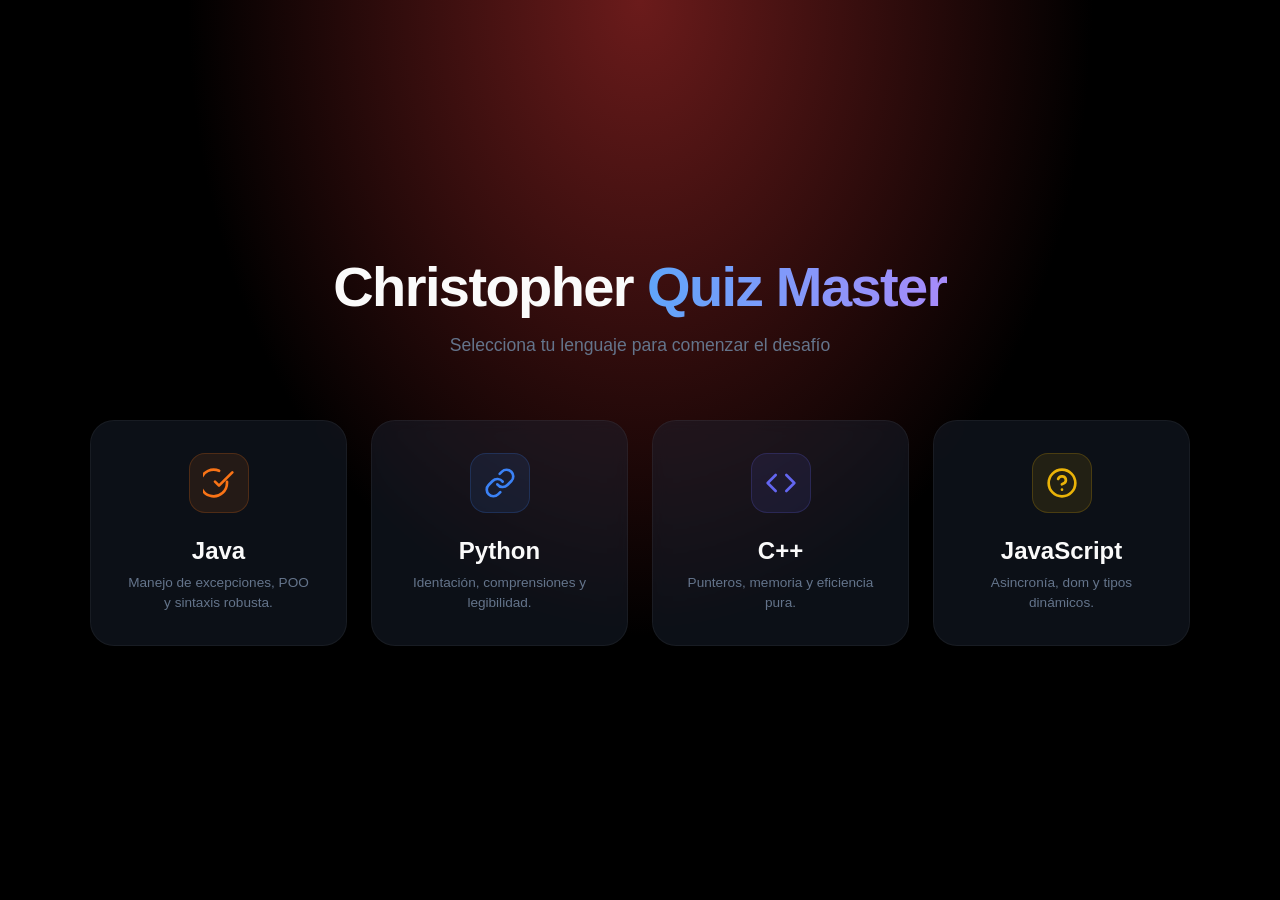
<file: Christopher/index.html>
<!DOCTYPE html>
<html lang="es">

<head>
    <meta charset="UTF-8" />
    <meta name="viewport" content="width=device-width, initial-scale=1.0" />
    <title>Quiz - Selector de Lenguaje</title>

    <!-- Estilos Vanilla -->
    <link rel="stylesheet" href="style.css">
</head>

<body>
    <div class="fondo-gradiente">
        <header style="text-align: center; margin-bottom: 4rem;">
            <h1 style="font-size: 3.5rem; letter-spacing: -0.1rem;">Christopher <span class="texto-degradado">Quiz
                    Master</span></h1>
            <p style="color: var(--color-slate-500); font-size: 1.1rem; margin-top: 1rem;">Selecciona tu lenguaje para
                comenzar el desafío</p>
        </header>

        <div class="grid-menu">
            <!-- Java -->
            <a href="java.html" class="tarjeta-cristal">
                <div
                    style="width: 60px; height: 60px; background: rgba(249, 115, 22, 0.1); color: #f97316; border-radius: 1rem; display: flex; align-items: center; justify-content: center; margin: 0 auto 1.5rem; border: 1px solid rgba(249, 115, 22, 0.2);">
                    <svg width="32" height="32" viewBox="0 0 24 24" fill="none" stroke="currentColor" stroke-width="2"
                        stroke-linecap="round" stroke-linejoin="round">
                        <path d="M18 11.08V12a10 10 0 1 1-5.93-9.14"></path>
                        <polyline points="22 4 12 14.01 9 11.01"></polyline>
                    </svg>
                </div>
                <h3 style="font-size: 1.5rem; margin-bottom: 0.5rem;">Java</h3>
                <p style="font-size: 0.85rem; color: var(--color-slate-500); line-height: 1.5;">Manejo de excepciones,
                    POO y sintaxis robusta.</p>
            </a>

            <!-- Python -->
            <a href="python.html" class="tarjeta-cristal">
                <div
                    style="width: 60px; height: 60px; background: rgba(59, 130, 246, 0.1); color: #3b82f6; border-radius: 1rem; display: flex; align-items: center; justify-content: center; margin: 0 auto 1.5rem; border: 1px solid rgba(59, 130, 246, 0.2);">
                    <svg width="32" height="32" viewBox="0 0 24 24" fill="none" stroke="currentColor" stroke-width="2"
                        stroke-linecap="round" stroke-linejoin="round">
                        <path d="M10 13a5 5 0 0 0 7.54.54l3-3a5 5 0 0 0-7.07-7.07l-1.72 1.71"></path>
                        <path d="M14 11a5 5 0 0 0-7.54-.54l-3 3a5 5 0 0 0 7.07 7.07l1.71-1.71"></path>
                    </svg>
                </div>
                <h3 style="font-size: 1.5rem; margin-bottom: 0.5rem;">Python</h3>
                <p style="font-size: 0.85rem; color: var(--color-slate-500); line-height: 1.5;">Identación,
                    comprensiones y legibilidad.</p>
            </a>

            <!-- C++ -->
            <a href="cpp.html" class="tarjeta-cristal">
                <div
                    style="width: 60px; height: 60px; background: rgba(99, 102, 241, 0.1); color: #6366f1; border-radius: 1rem; display: flex; align-items: center; justify-content: center; margin: 0 auto 1.5rem; border: 1px solid rgba(99, 102, 241, 0.2);">
                    <svg width="32" height="32" viewBox="0 0 24 24" fill="none" stroke="currentColor" stroke-width="2"
                        stroke-linecap="round" stroke-linejoin="round">
                        <polyline points="16 18 22 12 16 6"></polyline>
                        <polyline points="8 6 2 12 8 18"></polyline>
                    </svg>
                </div>
                <h3 style="font-size: 1.5rem; margin-bottom: 0.5rem;">C++</h3>
                <p style="font-size: 0.85rem; color: var(--color-slate-500); line-height: 1.5;">Punteros, memoria y
                    eficiencia pura.</p>
            </a>

            <!-- JavaScript -->
            <a href="javascript.html" class="tarjeta-cristal">
                <div
                    style="width: 60px; height: 60px; background: rgba(234, 179, 8, 0.1); color: #eab308; border-radius: 1rem; display: flex; align-items: center; justify-content: center; margin: 0 auto 1.5rem; border: 1px solid rgba(234, 179, 8, 0.2);">
                    <svg width="32" height="32" viewBox="0 0 24 24" fill="none" stroke="currentColor" stroke-width="2"
                        stroke-linecap="round" stroke-linejoin="round">
                        <circle cx="12" cy="12" r="10"></circle>
                        <path d="M9.09 9a3 3 0 0 1 5.83 1c0 2-3 3-3 3"></path>
                        <line x1="12" y1="17" x2="12.01" y2="17"></line>
                    </svg>
                </div>
                <h3 style="font-size: 1.5rem; margin-bottom: 0.5rem;">JavaScript</h3>
                <p style="font-size: 0.85rem; color: var(--color-slate-500); line-height: 1.5;">Asincronía, dom y tipos
                    dinámicos.</p>
            </a>
        </div>
    </div>
</body>

</html>
</file>
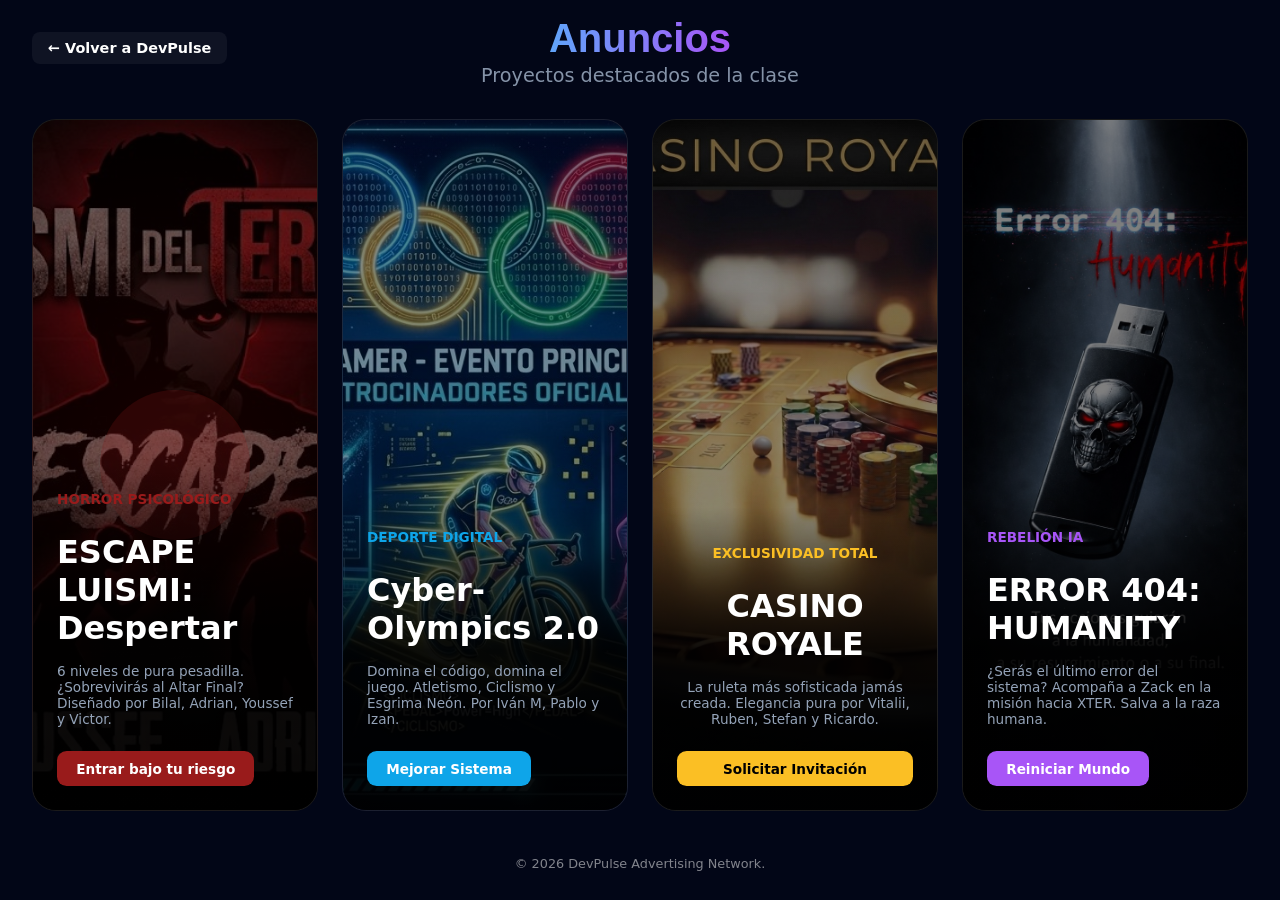
<file: ads.html>
<!DOCTYPE html>
<html lang="es">

<head>
    <meta charset="UTF-8">
    <meta name="viewport" content="width=device-width, initial-scale=1.0">
    <title>DevPulse - Marketplace de Innovación</title>
    <link rel="stylesheet" href="ads-style.css">
</head>

<body>
    <a href="index.html" class="boton-volver">← Volver a DevPulse</a>
    <header>
        <h1 style="font-family: 'Outfit', sans-serif;"><span
                style="background: linear-gradient(to right, #60a5fa, #a855f7); -webkit-background-clip: text; background-clip: text; -webkit-text-fill-color: transparent;">Anuncios</span>
        </h1>
        <p style="font-size: 1.2rem; opacity: 0.9;">Proyectos destacados de la clase</p>
    </header>

    <div class="grid-promociones">
        <!-- Ad 1: Escape Luismi -->
        <div class="tarjeta-anuncio anuncio-horror">
            <img src="imagenes/escapedeluismi.jpeg" class="imagen-anuncio" alt="Escape Luismi">
            <div class="pulso"
                style="position: absolute; top: 50%; left: 50%; width: 150px; height: 150px; background: rgba(153, 27, 27, 0.2); border-radius: 50%; transform: translate(-50%, -50%); pointer-events: none;">
            </div>
            <div class="contenido-anuncio">
                <p style="color: var(--color-horror); font-weight: 800; margin-bottom: 0.5rem;">HORROR PSICOLÓGICO</p>
                <h2 style="font-size: 2rem; margin-bottom: 1rem;">ESCAPE LUISMI: Despertar</h2>
                <p style="color: #94a3b8; margin-bottom: 1.5rem;">6 niveles de pura pesadilla. ¿Sobrevivirás al Altar
                    Final? Diseñado por Bilal, Adrian, Youssef y Victor.</p>
                <a href="#" class="boton-accion" style="background: var(--color-horror); color: white;">Entrar bajo tu
                    riesgo</a>
            </div>
        </div>

        <!-- Ad 2: Cyber Olympics -->
        <div class="tarjeta-anuncio anuncio-cyber">
            <img src="imagenes/cyberolimpics.jpeg" class="imagen-anuncio" alt="Cyber Olympics">
            <div class="borde-neon"></div>
            <div class="contenido-anuncio">
                <p style="color: var(--color-cyber); font-weight: 800; margin-bottom: 0.5rem;">DEPORTE DIGITAL</p>
                <h2 style="font-size: 2rem; margin-bottom: 1rem;">Cyber-Olympics 2.0</h2>
                <p style="color: #94a3b8; margin-bottom: 1.5rem;">Domina el código, domina el juego. Atletismo, Ciclismo
                    y Esgrima Neón. Por Iván M, Pablo y Izan.</p>
                <a href="#" class="boton-accion" style="background: var(--color-cyber); color: white;">Mejorar Sistema</a>
            </div>
        </div>

        <!-- Ad 3: Casino Royale -->
        <div class="tarjeta-anuncio anuncio-lujo">
            <img src="imagenes/casinoroyale.jpeg" class="imagen-anuncio" alt="Casino Royale">
            <div class="contenido-anuncio" style="text-align: center;">
                <p style="color: var(--color-gold); font-weight: 800; margin-bottom: 0.5rem;">EXCLUSIVIDAD TOTAL</p>
                <h2 style="font-size: 2rem; margin-bottom: 1rem;">CASINO ROYALE</h2>
                <p style="color: #94a3b8; margin-bottom: 1.5rem;">La ruleta más sofisticada jamás creada. Elegancia pura
                    por Vitalii, Ruben, Stefan y Ricardo.</p>
                <a href="#" class="boton-accion"
                    style="background: var(--color-gold); color: black; width: 100%;">Solicitar Invitación</a>
            </div>
        </div>

        <!-- Ad 4: Error 404 -->
        <div class="tarjeta-anuncio anuncio-glitch">
            <img src="imagenes/error404.jpeg" class="imagen-anuncio" alt="Error 404">
            <div class="contenido-anuncio">
                <p style="color: var(--color-glitch); font-weight: 800; margin-bottom: 0.5rem;">REBELIÓN IA</p>
                <h2 class="texto-glitch" style="font-size: 2rem; margin-bottom: 1rem;">ERROR 404: HUMANITY</h2>
                <p style="color: #94a3b8; margin-bottom: 1.5rem;">¿Serás el último error del sistema? Acompaña a Zack en
                    la misión hacia XTER. Salva a la raza humana.</p>
                <a href="#" class="boton-accion" style="background: var(--color-glitch); color: white;">Reiniciar
                    Mundo</a>
            </div>
        </div>
    </div>

    <footer style="text-align: center; padding: 1rem; opacity: 0.5; font-size: 0.8rem;">
        <p>&copy; 2026 DevPulse Advertising Network.</p>
    </footer>

    <script>
        // Nuclear option to prevent any scroll with mouse wheel or touch
        const preventScroll = (e) => {
            if (e.ctrlKey) return; // Allow zooming
            e.preventDefault();
        };
        
        window.addEventListener('wheel', preventScroll, { passive: false });
        window.addEventListener('touchmove', preventScroll, { passive: false });
        
        // Ensure the layout remains static even if the user finds a way
        document.documentElement.style.overflow = 'hidden';
        document.body.style.overflow = 'hidden';
    </script>
</body>

</html>
</file>
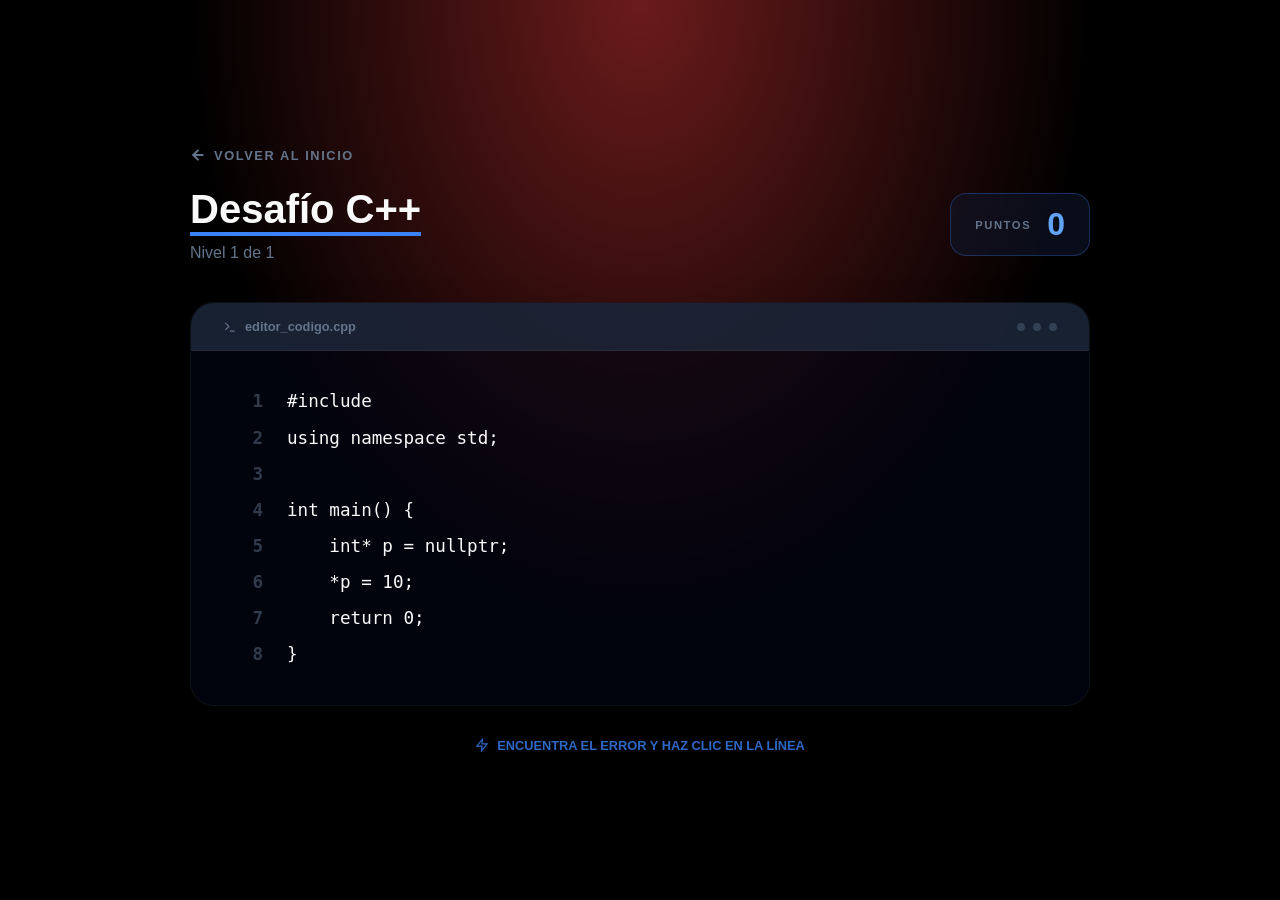
<file: Christopher/cpp.html>
<!DOCTYPE html>
<html lang="es">

<head>
    <meta charset="UTF-8" />
    <meta name="viewport" content="width=device-width, initial-scale=1.0" />
    <title>Quiz - C++</title>
    <link rel="stylesheet" href="style.css">
    <script src="script.js"></script>
</head>

<body class="fondo-gradiente">
    <div id="raiz" class="contenedor-principal"></div>
    <script>
        iniciarJuego('cpp');
    </script>
</body>

</html>
</file>
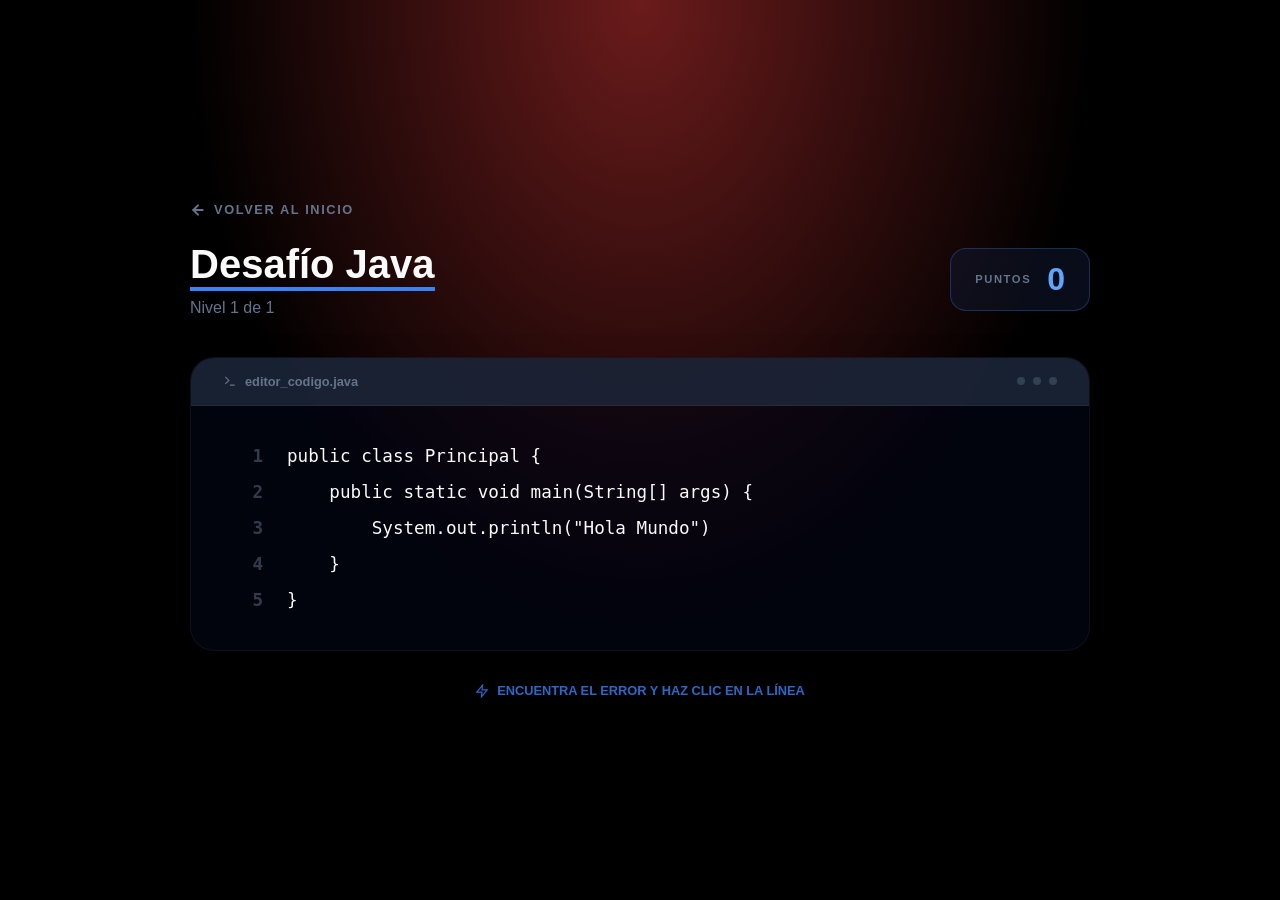
<file: Christopher/java.html>
<!DOCTYPE html>
<html lang="es">

<head>
    <meta charset="UTF-8" />
    <meta name="viewport" content="width=device-width, initial-scale=1.0" />
    <title>Quiz - Java</title>
    <link rel="stylesheet" href="style.css">
    <!-- Logica Vanilla -->
    <script src="script.js"></script>
</head>

<body class="fondo-gradiente">
    <div id="raiz" class="contenedor-principal"></div>
    <script>
        // Iniciamos el juego sin librerías externas
        iniciarJuego('java');
    </script>
</body>

</html>
</file>
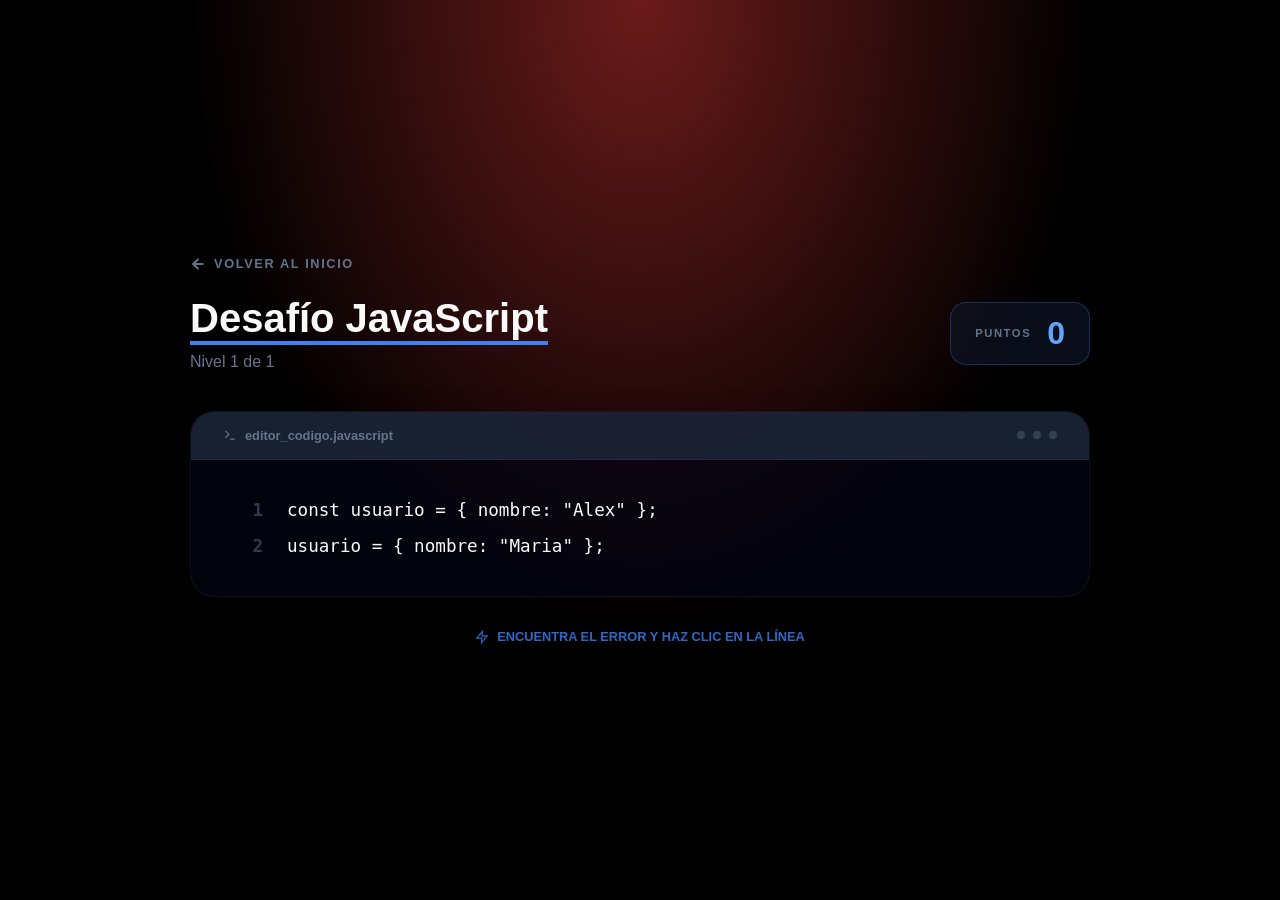
<file: Christopher/javascript.html>
<!DOCTYPE html>
<html lang="es">

<head>
  <meta charset="UTF-8" />
  <meta name="viewport" content="width=device-width, initial-scale=1.0" />
  <title>Quiz - JavaScript</title>
  <link rel="stylesheet" href="style.css">
  <script src="script.js"></script>
</head>

<body class="fondo-gradiente">
  <div id="raiz" class="contenedor-principal"></div>
  <script>
    iniciarJuego('javascript');
  </script>
</body>

</html>
</file>
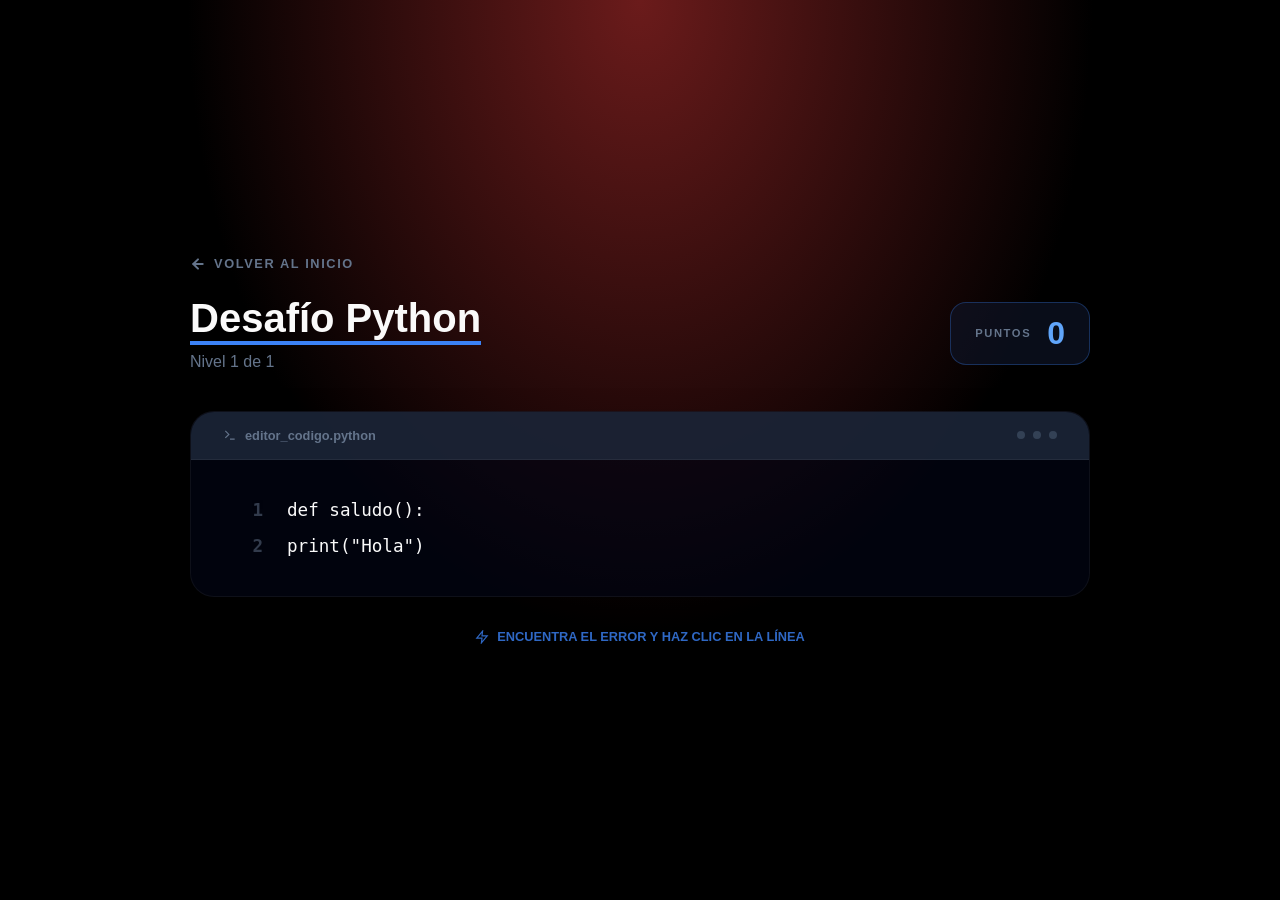
<file: Christopher/python.html>
<!DOCTYPE html>
<html lang="es">

<head>
  <meta charset="UTF-8" />
  <meta name="viewport" content="width=device-width, initial-scale=1.0" />
  <title>Quiz - Python</title>
  <link rel="stylesheet" href="style.css">
  <script src="script.js"></script>
</head>

<body class="fondo-gradiente">
  <div id="raiz" class="contenedor-principal"></div>
  <script>
    iniciarJuego('python');
  </script>
</body>

</html>
</file>
<file: ads-style.css>
:root {
    --color-bg-ads: #020617;
    --color-gold: #fbbf24;
    --color-horror: #991b1b;
    --color-cyber: #0ea5e9;
    --color-glitch: #a855f7;
    --color-surface-ads: rgba(15, 23, 42, 0.8);
    --font-heading: system-ui, -apple-system, sans-serif;
}

* {
    box-sizing: border-box;
}

html, body {
    height: 100% !important;
    width: 100% !important;
    overflow: hidden !important;
    margin: 0;
    padding: 0;
}

.boton-volver {
    position: absolute;
    top: 2rem;
    left: 2rem;
    color: var(--color-text-dim);
    text-decoration: none;
    font-weight: 600;
    font-size: 0.9rem;
    padding: 0.5rem 1rem;
    border-radius: 0.5rem;
    background: rgba(255, 255, 255, 0.05);
    border: 1px solid var(--color-border);
    transition: all 0.2s;
    z-index: 100;
}

.boton-volver:hover {
    background: rgba(255, 255, 255, 0.1);
    color: white;
    transform: translateX(-5px);
}

body {
    background-color: var(--color-bg-ads);
    color: white;
    font-family: system-ui, -apple-system, BlinkMacSystemFont, 'Segoe UI', Roboto, Oxygen, Ubuntu, Cantarell, 'Open Sans', 'Helvetica Neue', sans-serif;
    display: flex;
    flex-direction: column;
}

header {
    text-align: center;
    padding: 1rem 0;
    flex-shrink: 0;
}

header h1 {
    font-size: 2.5rem;
    font-weight: 900;
    margin: 0;
}

header p {
    color: #94a3b8;
    font-size: 1rem;
    margin: 0.2rem 0 0;
}

.grid-promociones {
    display: grid;
    grid-template-columns: repeat(4, 1fr);
    gap: 1.5rem;
    padding: 1rem 2rem;
    width: 100%;
    max-width: 1600px;
    margin: 0 auto;
    flex: 1;
    min-height: 0;
}

.tarjeta-anuncio {
    position: relative;
    border-radius: 1.5rem;
    overflow: hidden;
    height: 100%;
    background: var(--color-surface-ads);
    border: 1px solid rgba(255, 255, 255, 0.1);
    transition: transform 0.4s ease, box-shadow 0.4s;
    cursor: pointer;
}

.tarjeta-anuncio:hover {
    transform: translateY(-5px);
    box-shadow: 0 10px 30px rgba(0,0,0,0.5);
}

.imagen-anuncio {
    position: absolute;
    inset: 0;
    width: 100%;
    height: 100%;
    object-fit: cover;
    opacity: 0.5;
    transition: opacity 0.4s;
}

.tarjeta-anuncio:hover .imagen-anuncio {
    opacity: 0.7;
    transform: scale(1.1);
}

.contenido-anuncio {
    position: absolute;
    bottom: 0;
    left: 0;
    right: 0;
    padding: 1.5rem;
    background: linear-gradient(transparent, rgba(0, 0, 0, 0.9) 50%);
    z-index: 2;
}

.contenido-anuncio h2 {
    font-size: 1.5rem;
    margin-bottom: 0.5rem;
}

.contenido-anuncio p {
    font-size: 0.85rem;
    color: #cbd5e1;
}

.insignia-anuncio {
    position: absolute;
    top: 1.5rem;
    right: 1.5rem;
    padding: 0.4rem 1rem;
    border-radius: 2rem;
    font-size: 0.75rem;
    font-weight: 800;
    text-transform: uppercase;
    letter-spacing: 0.05rem;
    background: rgba(255, 255, 255, 0.1);
    backdrop-filter: blur(5px);
    border: 1px solid rgba(255, 255, 255, 0.2);
    z-index: 10;
}

/* Specific Ad Styles */
.anuncio-horror { background: radial-gradient(circle at center, #2b0000, #000); }
.anuncio-cyber { background: radial-gradient(circle at center, #001f3f, #020617); }
.anuncio-lujo { background: radial-gradient(circle at center, #1e1b1e, #000); }
.anuncio-glitch { background: #000; }

.anuncio-horror:hover { border-color: var(--color-horror); box-shadow: 0 0 30px rgba(153, 27, 27, 0.3); }
.anuncio-cyber:hover { border-color: var(--color-cyber); box-shadow: 0 0 30px rgba(14, 165, 233, 0.3); }
.anuncio-lujo:hover { border-color: var(--color-gold); box-shadow: 0 0 30px rgba(251, 191, 36, 0.2); }
.anuncio-glitch:hover { border-color: var(--color-glitch); box-shadow: 0 0 30px rgba(168, 85, 247, 0.3); }

.anuncio-horror .pulso { animation: pulso-sangre 2s infinite; }
@keyframes pulso-sangre {
    0% { transform: scale(1); opacity: 0.6; }
    50% { transform: scale(1.2); opacity: 0.2; }
    100% { transform: scale(1); opacity: 0.6; }
}

.borde-neon {
    position: absolute;
    inset: 0;
    border: 2px solid transparent;
    transition: border-color 0.3s;
}
.anuncio-cyber:hover .borde-neon { border-color: var(--color-cyber); box-shadow: inset 0 0 20px var(--color-cyber); }

.texto-glitch { position: relative; }
.anuncio-glitch:hover .texto-glitch::before {
    content: 'ERROR 404';
    position: absolute;
    left: 2px;
    text-shadow: -2px 0 #ff00c1;
    animation: efecto-glitch 0.3s infinite linear alternate-reverse;
}
@keyframes efecto-glitch {
    0% { clip-path: inset(10% 0 50% 0); }
    100% { clip-path: inset(40% 0 10% 0); }
}

.boton-accion {
    display: inline-block;
    padding: 0.6rem 1.2rem;
    border-radius: 0.6rem;
    font-weight: 700;
    text-decoration: none;
    font-size: 0.85rem;
    transition: all 0.2s;
    background: white;
    color: black;
}

.boton-accion:hover {
    transform: scale(1.05);
    background: #f1f5f9;
}

footer {
    text-align: center;
    padding: 0.75rem 0;
    opacity: 0.5;
    font-size: 0.75rem;
    flex-shrink: 0;
}

/* Forced Responsive No-Scroll */
@media (max-width: 1200px) {
    .grid-promociones { grid-template-columns: repeat(2, 1fr); gap: 1rem; }
    .contenido-anuncio h2 { font-size: 1.2rem; }
}

@media (max-width: 600px) {
    header h1 { font-size: 1.8rem; }
    .grid-promociones { gap: 0.75rem; padding: 0.5rem; }
    .contenido-anuncio { padding: 1rem; }
    .contenido-anuncio p { display: none; }
}
</file>
<file: Christopher/style.css>
/* 
   SISTEMA DE ESTILOS VANILLA - style.css
   Este archivo reemplaza a Tailwind CSS y gestiona todo el diseño visual.
*/

/* Variables globales de color y diseño */
:root {
    --color-fondo: #ffffff;
    --color-slate-900: #0f172a;
    --color-slate-800: #1e293b;
    --color-slate-700: #334155;
    --color-slate-500: #64748b;
    --color-azul: #3b82f6;
    --color-azul-brillante: #60a5fa;
    --color-morado: #a78bfa;
    --color-esmeralda: #10b981;
    --color-rojo: #ef4444;
}

/* Reset básico */
* {
    margin: 0;
    padding: 0;
    box-sizing: border-box;
}

body {
    /*Color fondo de las letras*/
    background-color: var(--color-fondo);
    color: #fafafa;
    font-family: -apple-system, BlinkMacSystemFont, "Segoe UI", Roboto, Helvetica, Arial, sans-serif, "Apple Color Emoji", "Segoe UI Emoji", "Segoe UI Symbol";
    min-height: 100vh;
    overflow-x: hidden;
}

/* --- UTILIDADES DE DISEÑO --- */

.flex {
    display: flex;
}

.col {
    flex-direction: column;
}

.centro {
    justify-content: center;
    align-items: center;
}

.entre {
    justify-content: space-between;
}

.gap-2 {
    gap: 0.5rem;
}

.gap-4 {
    gap: 1rem;
}

.gap-6 {
    gap: 1.5rem;
}

.grid-menu {
    /*Posicion de las ventanas*/
    display: grid;
    grid-template-columns: repeat(auto-fit, minmax(240px, 1fr));
    gap: 1.5rem;
    width: 100%;
    max-width: 1100px;
}

/* --- COMPONENTES VISUALES --- */

.fondo-gradiente {
    min-height: 100vh;
    display: flex;
    flex-direction: column;
    align-items: center;
    justify-content: center;
    padding: 2rem;
    background: radial-gradient(ellipse at top, #6b1b1b, #000000, #000);
}

.contenedor-principal {
    width: 100%;
    max-width: 900px;
    margin: 0 auto;
}

.texto-degradado {
    background: linear-gradient(to right, var(--color-azul-brillante), var(--color-morado));
    -webkit-background-clip: text;
    background-clip: text;
    color: transparent;
    font-weight: 900;
}

.cristal {
    background: rgba(15, 23, 42, 0.65);
    backdrop-filter: blur(12px);
    border: 1px solid rgba(255, 255, 255, 0.08);
}

.tarjeta-cristal {
    background: rgba(30, 41, 59, 0.4);
    backdrop-filter: blur(8px);
    border: 1px solid rgba(255, 255, 255, 0.05);
    border-radius: 1.5rem;
    padding: 2rem;
    text-align: center;
    text-decoration: none;
    color: inherit;
    transition: all 0.3s ease;
}

.tarjeta-cristal:hover {
    transform: translateY(-5px);
    border-color: rgba(255, 255, 255, 0.15);
    box-shadow: 0 10px 25px -5px rgba(0, 0, 0, 0.5);
}

/* --- ESTILOS DEL QUIZ --- */

.contenedor-quiz {
    animation: entradaSuave 0.5s ease-out;
}

@keyframes entradaSuave {
    from {
        opacity: 0;
        transform: translateY(15px);
    }

    to {
        opacity: 1;
        transform: translateY(0);
    }
}

.barra-superior {
    margin-bottom: 2.5rem;
}

.puntuacion-caja {
    padding: 0.75rem 1.5rem;
    border-radius: 1rem;
    border: 1px solid rgba(59, 130, 246, 0.3);
    background: rgba(15, 23, 42, 0.6);
}

.editor-ventana {
    border-radius: 1.5rem;
    overflow: hidden;
    border: 1px solid rgba(255, 255, 255, 0.05);
    background: rgba(2, 6, 23, 0.6);
    box-shadow: 0 25px 50px -12px rgba(0, 0, 0, 0.5);
}

.editor-barra {
    background: rgba(30, 41, 59, 0.8);
    padding: 1rem 2rem;
    border-bottom: 1px solid rgba(255, 255, 255, 0.05);
}

.editor-codigo {
    padding: 2rem;
    font-family: 'JetBrains Mono', 'Fira Code', monospace;
    font-size: 1.1rem;
    line-height: 1.6;
    overflow-x: auto;
}

.linea-codigo {
    cursor: pointer;
    display: flex;
    gap: 1.5rem;
    padding: 0.25rem 0.5rem;
    border-radius: 4px;
    transition: background 0.2s;
}

.linea-codigo:hover {
    background: rgba(255, 255, 255, 0.05);
}

.numero-linea {
    color: var(--color-slate-500);
    width: 2rem;
    text-align: right;
    user-select: none;
    font-weight: bold;
    opacity: 0.5;
}

.linea-codigo.erroneo {
    background: rgba(239, 68, 68, 0.2) !important;
    border-left: 3px solid var(--color-rojo);
}

.linea-codigo.correcto {
    background: rgba(16, 185, 129, 0.2) !important;
    border-left: 3px solid var(--color-esmeralda);
}

.boton-volver {
    background: none;
    border: none;
    color: var(--color-slate-500);
    cursor: pointer;
    font-weight: bold;
    text-transform: uppercase;
    letter-spacing: 0.1rem;
    font-size: 0.8rem;
    display: flex;
    align-items: center;
    gap: 0.5rem;
    margin-bottom: 1.5rem;
    transition: color 0.3s;
}

.boton-volver:hover {
    color: white;
}

/* --- MODALES PROPIOS (Sustituyen SweetAlert2) --- */

.capa-modal {
    position: fixed;
    top: 0;
    left: 0;
    width: 100%;
    height: 100%;
    background: rgba(0, 0, 0, 0.8);
    backdrop-filter: blur(4px);
    display: flex;
    align-items: center;
    justify-content: center;
    z-index: 9999;
}

.caja-modal {
    background: #0f172a;
    border: 1px solid rgba(255, 255, 255, 0.1);
    padding: 2.5rem;
    border-radius: 2rem;
    max-width: 500px;
    width: 90%;
    text-align: center;
    box-shadow: 0 20px 40px rgba(0, 0, 0, 0.6);
    animation: zoomIn 0.3s ease-out;
}

@keyframes zoomIn {
    from {
        opacity: 0;
        transform: scale(0.9);
    }

    to {
        opacity: 1;
        transform: scale(1);
    }
}

.boton-principal {
    background: var(--color-azul);
    color: white;
    border: none;
    padding: 1rem 2.5rem;
    border-radius: 1rem;
    font-weight: bold;
    cursor: pointer;
    margin-top: 1.5rem;
    transition: background 0.3s;
}

.boton-principal:hover {
    background: #2563eb;
}

.boton-secundario {
    background: rgba(255, 255, 255, 0.05);
    color: var(--color-slate-500);
    border: none;
    padding: 0.75rem 1.5rem;
    border-radius: 1rem;
    font-weight: bold;
    cursor: pointer;
    margin-top: 0.5rem;
    margin-left: 0.5rem;
}
</file>
